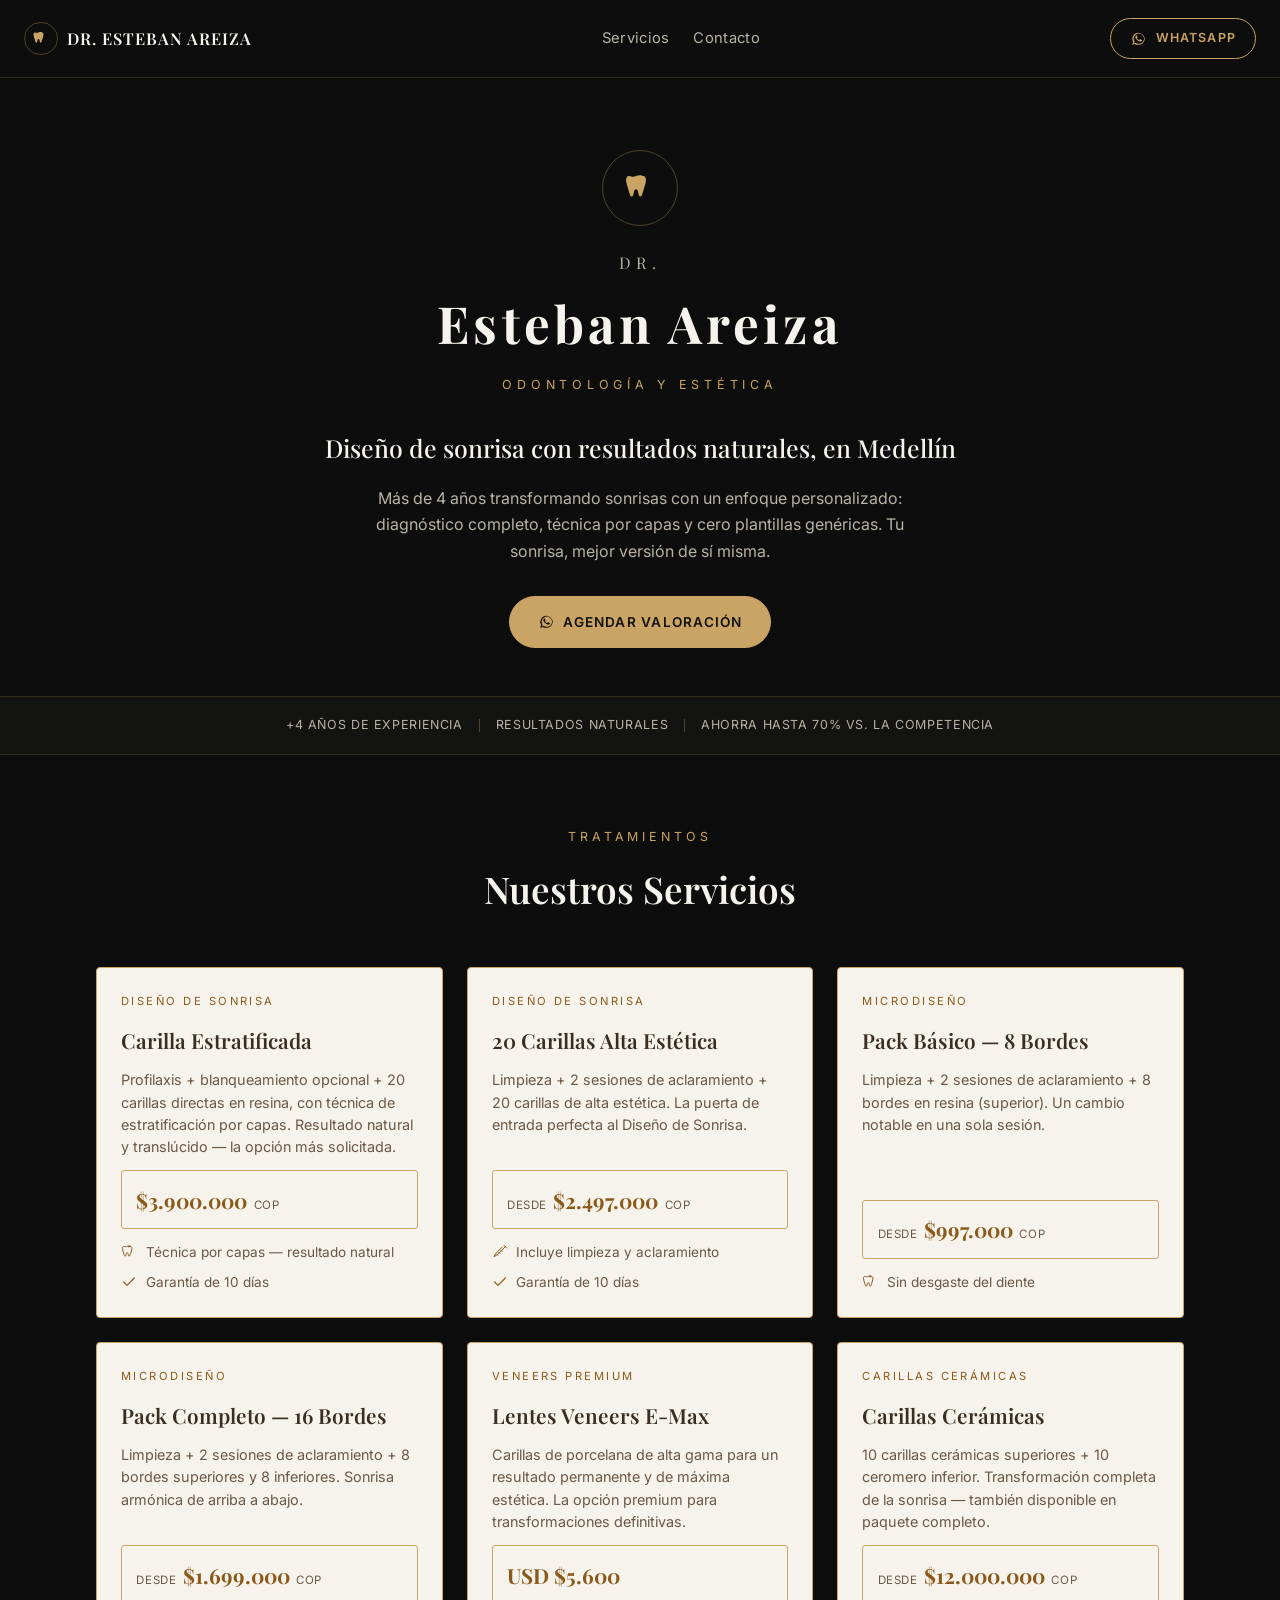
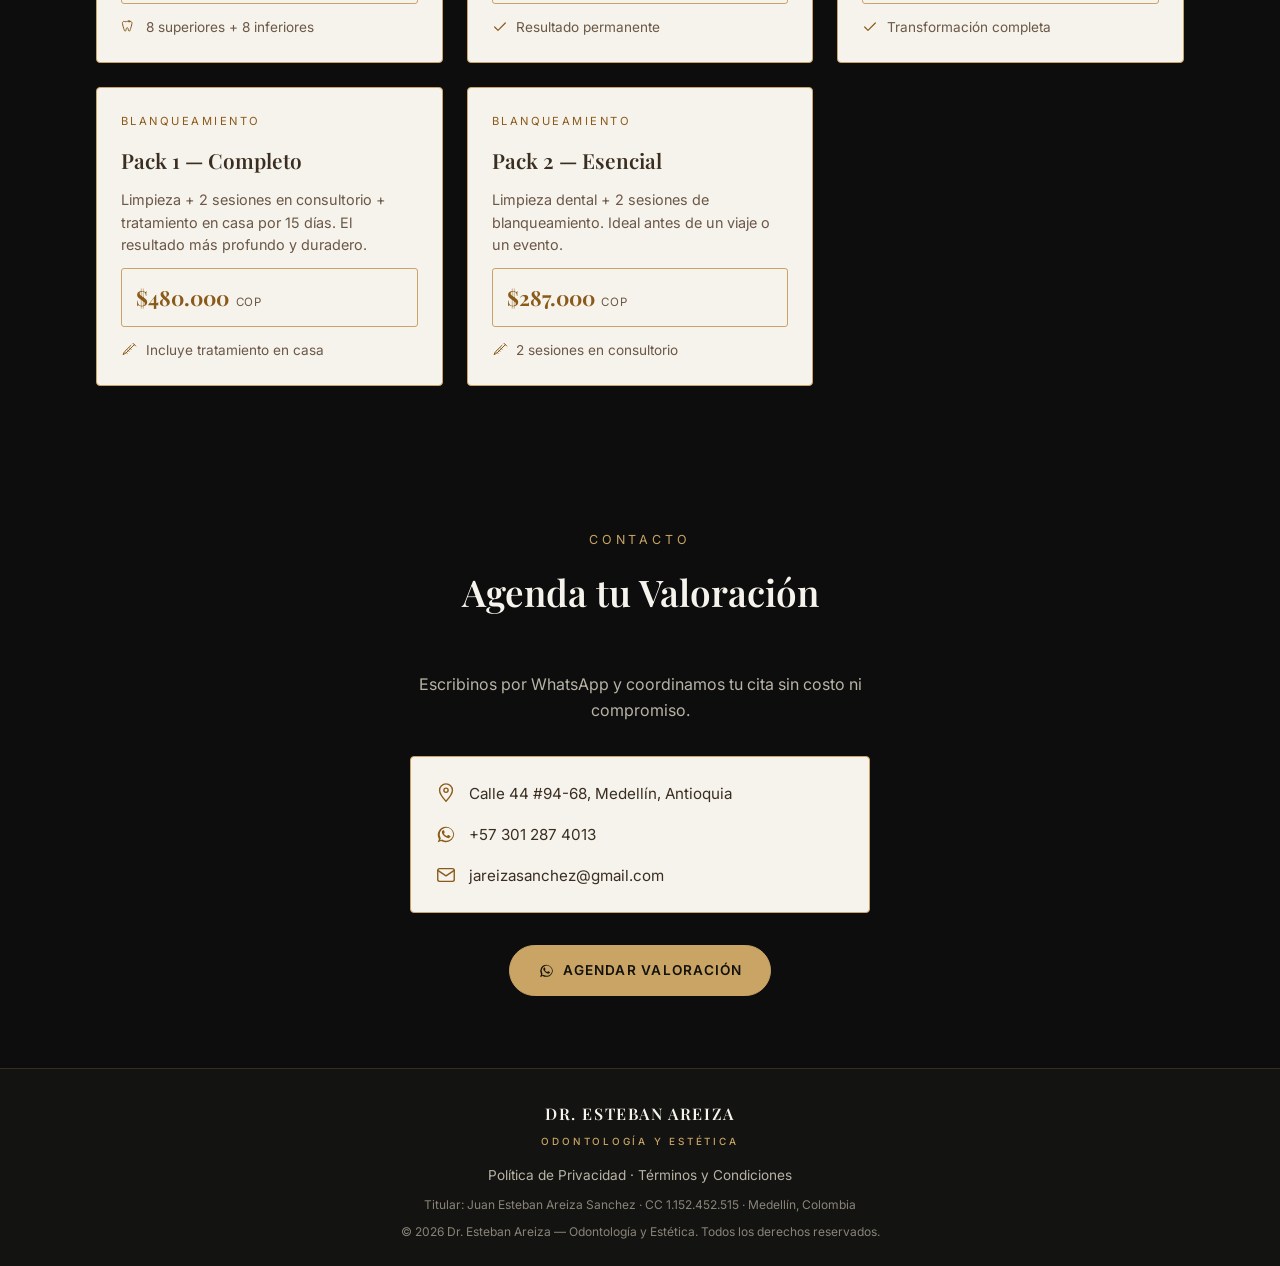
<file: index.html>
<!DOCTYPE html>
<html lang="es">
<head>
<meta charset="UTF-8">
<meta name="viewport" content="width=device-width, initial-scale=1.0">
<meta name="facebook-domain-verification" content="aabyg76bjh7bcjntl3nfi4bz6megf2" />
<title>Dr. Esteban Areiza | Odontología y Estética en Medellín</title>
<meta name="description" content="Diseño de sonrisa, microdiseño dental y carillas con el Dr. Esteban Areiza en Medellín. Resultados naturales. Agenda tu valoración por WhatsApp.">
<link rel="preconnect" href="https://fonts.googleapis.com">
<link rel="preconnect" href="https://fonts.gstatic.com" crossorigin>
<link href="https://fonts.googleapis.com/css2?family=Inter:wght@400;500;600;700&family=Playfair+Display:wght@500;600;700;800&display=swap" rel="stylesheet">
<link rel="stylesheet" href="style.css">
</head>
<body>

<header class="site-header">
  <a class="brand-mini" href="#top">
    <span class="brand-mini-mono" aria-hidden="true"><svg viewBox="0 0 24 24" fill="currentColor" aria-hidden="true"><path d="M12 3c-2.2 0-3.6 1.1-4.7 1.1C6 4.1 5 3.4 4 3.6c-1.3.3-2 1.7-1.8 3.4.3 2.6 1.3 5 2 7.4.5 1.7.9 3.8 2.1 3.8.9 0 1.1-1.4 1.4-2.7.3-1.2.6-2.5 1.6-2.5s1.3 1.3 1.6 2.5c.3 1.3.5 2.7 1.4 2.7 1.2 0 1.6-2.1 2.1-3.8.7-2.4 1.7-4.8 2-7.4.2-1.7-.5-3.1-1.8-3.4-1-.2-2 .5-3.3.5C15.6 4.1 14.2 3 12 3z"/></svg></span>
    <span class="brand-mini-text">DR. ESTEBAN AREIZA</span>
  </a>
  <nav>
    <a href="#servicios">Servicios</a>
    <a href="#contacto">Contacto</a>
  </nav>
  <a class="btn btn-ghost" href="https://wa.me/573012874013" target="_blank" rel="noopener">
    <svg viewBox="0 0 24 24" fill="currentColor" aria-hidden="true"><path d="M17.6 6.3A8.9 8.9 0 0 0 12 4a8.9 8.9 0 0 0-7.7 13.4L3 21l3.7-1.3A8.9 8.9 0 0 0 12 20.9 8.9 8.9 0 0 0 20.9 12a8.9 8.9 0 0 0-3.3-5.7zm-5.6 13a7.4 7.4 0 0 1-3.8-1l-.3-.2-2.3.8.8-2.2-.2-.3a7.4 7.4 0 1 1 13.7-4A7.4 7.4 0 0 1 12 19.3zm4-5.5c-.2-.1-1.3-.6-1.5-.7-.2-.1-.4-.1-.5.1l-.7.9c-.1.2-.3.2-.5.1a6 6 0 0 1-1.8-1.1 6.7 6.7 0 0 1-1.2-1.5c-.1-.2 0-.4.1-.5l.4-.4c.1-.1.2-.3.2-.4.1-.1 0-.3 0-.4l-.6-1.6c-.2-.4-.4-.4-.5-.4h-.5c-.2 0-.4.1-.6.3-.2.2-.8.8-.8 1.9s.8 2.2 1 2.4c.1.2 1.6 2.5 4 3.4.5.2 1 .4 1.3.5.5.2 1 .1 1.4-.1.4-.2 1.3-.5 1.5-1 .2-.5.2-.9.1-1z"/></svg>
    WhatsApp
  </a>
</header>

<section class="hero" id="top">
  <div class="monogram" aria-hidden="true"><svg viewBox="0 0 24 24" fill="currentColor" aria-hidden="true"><path d="M12 3c-2.2 0-3.6 1.1-4.7 1.1C6 4.1 5 3.4 4 3.6c-1.3.3-2 1.7-1.8 3.4.3 2.6 1.3 5 2 7.4.5 1.7.9 3.8 2.1 3.8.9 0 1.1-1.4 1.4-2.7.3-1.2.6-2.5 1.6-2.5s1.3 1.3 1.6 2.5c.3 1.3.5 2.7 1.4 2.7 1.2 0 1.6-2.1 2.1-3.8.7-2.4 1.7-4.8 2-7.4.2-1.7-.5-3.1-1.8-3.4-1-.2-2 .5-3.3.5C15.6 4.1 14.2 3 12 3z"/></svg></div>
  <p class="wordmark-pre">Dr.</p>
  <h1 class="wordmark">Esteban Areiza</h1>
  <p class="wordmark-sub">Odontología y Estética</p>
  <p class="hero-tagline">Diseño de sonrisa con resultados naturales, en Medellín</p>
  <p class="hero-desc">Más de 4 años transformando sonrisas con un enfoque personalizado: diagnóstico completo, técnica por capas y cero plantillas genéricas. Tu sonrisa, mejor versión de sí misma.</p>
  <a class="btn btn-primary" href="https://wa.me/573012874013" target="_blank" rel="noopener">
    <svg viewBox="0 0 24 24" fill="currentColor" aria-hidden="true"><path d="M17.6 6.3A8.9 8.9 0 0 0 12 4a8.9 8.9 0 0 0-7.7 13.4L3 21l3.7-1.3A8.9 8.9 0 0 0 12 20.9 8.9 8.9 0 0 0 20.9 12a8.9 8.9 0 0 0-3.3-5.7zm-5.6 13a7.4 7.4 0 0 1-3.8-1l-.3-.2-2.3.8.8-2.2-.2-.3a7.4 7.4 0 1 1 13.7-4A7.4 7.4 0 0 1 12 19.3zm4-5.5c-.2-.1-1.3-.6-1.5-.7-.2-.1-.4-.1-.5.1l-.7.9c-.1.2-.3.2-.5.1a6 6 0 0 1-1.8-1.1 6.7 6.7 0 0 1-1.2-1.5c-.1-.2 0-.4.1-.5l.4-.4c.1-.1.2-.3.2-.4.1-.1 0-.3 0-.4l-.6-1.6c-.2-.4-.4-.4-.5-.4h-.5c-.2 0-.4.1-.6.3-.2.2-.8.8-.8 1.9s.8 2.2 1 2.4c.1.2 1.6 2.5 4 3.4.5.2 1 .4 1.3.5.5.2 1 .1 1.4-.1.4-.2 1.3-.5 1.5-1 .2-.5.2-.9.1-1z"/></svg>
    Agendar Valoración
  </a>
</section>

<div class="strip">
  <span class="strip-item">+4 años de experiencia</span>
  <span class="strip-divider" aria-hidden="true"></span>
  <span class="strip-item">Resultados naturales</span>
  <span class="strip-divider" aria-hidden="true"></span>
  <span class="strip-item">Ahorra hasta 70% vs. la competencia</span>
</div>

<section class="servicios" id="servicios">
  <p class="section-kicker">Tratamientos</p>
  <h2 class="section-title">Nuestros Servicios</h2>

  <div class="cards-grid">

    <div class="card">
      <span class="card-kicker">Diseño de Sonrisa</span>
      <h3 class="card-title">Carilla Estratificada</h3>
      <p class="card-desc">Profilaxis + blanqueamiento opcional + 20 carillas directas en resina, con técnica de estratificación por capas. Resultado natural y translúcido — la opción más solicitada.</p>
      <div class="card-price">
        <span class="price-amount">$3.900.000</span>
        <span class="price-currency">COP</span>
      </div>
      <ul class="card-features">
        <li><svg class="icon" viewBox="0 0 24 24" fill="none" stroke="currentColor" stroke-width="1.5" stroke-linecap="round" stroke-linejoin="round" aria-hidden="true"><path d="M12 3c-2.2 0-3.6 1.1-4.7 1.1C6 4.1 5 3.4 4 3.6c-1.3.3-2 1.7-1.8 3.4.3 2.6 1.3 5 2 7.4.5 1.7.9 3.8 2.1 3.8.9 0 1.1-1.4 1.4-2.7.3-1.2.6-2.5 1.6-2.5s1.3 1.3 1.6 2.5c.3 1.3.5 2.7 1.4 2.7 1.2 0 1.6-2.1 2.1-3.8.7-2.4 1.7-4.8 2-7.4.2-1.7-.5-3.1-1.8-3.4-1-.2-2 .5-3.3.5C15.6 4.1 14.2 3 12 3z"/></svg>Técnica por capas — resultado natural</li>
        <li><svg class="icon" viewBox="0 0 24 24" fill="none" stroke="currentColor" stroke-width="1.8" stroke-linecap="round" stroke-linejoin="round" aria-hidden="true"><polyline points="20 6 9 17 4 12"/></svg>Garantía de 10 días</li>
      </ul>
    </div>

    <div class="card">
      <span class="card-kicker">Diseño de Sonrisa</span>
      <h3 class="card-title">20 Carillas Alta Estética</h3>
      <p class="card-desc">Limpieza + 2 sesiones de aclaramiento + 20 carillas de alta estética. La puerta de entrada perfecta al Diseño de Sonrisa.</p>
      <div class="card-price">
        <span class="price-prefix">desde</span>
        <span class="price-amount">$2.497.000</span>
        <span class="price-currency">COP</span>
      </div>
      <ul class="card-features">
        <li><svg class="icon" viewBox="0 0 24 24" fill="none" stroke="currentColor" stroke-width="1.5" stroke-linecap="round" stroke-linejoin="round" aria-hidden="true"><line x1="18" y1="2" x2="22" y2="6"/><line x1="17" y1="7" x2="20" y2="4"/><path d="M17 7l-9.5 9.5a2 2 0 0 1-.5.4l-4 2 2-4a2 2 0 0 1 .4-.5L15 5"/><line x1="13" y1="9" x2="15" y2="11"/><line x1="10" y1="12" x2="12" y2="14"/><line x1="7" y1="15" x2="9" y2="17"/></svg>Incluye limpieza y aclaramiento</li>
        <li><svg class="icon" viewBox="0 0 24 24" fill="none" stroke="currentColor" stroke-width="1.8" stroke-linecap="round" stroke-linejoin="round" aria-hidden="true"><polyline points="20 6 9 17 4 12"/></svg>Garantía de 10 días</li>
      </ul>
    </div>

    <div class="card">
      <span class="card-kicker">Microdiseño</span>
      <h3 class="card-title">Pack Básico — 8 Bordes</h3>
      <p class="card-desc">Limpieza + 2 sesiones de aclaramiento + 8 bordes en resina (superior). Un cambio notable en una sola sesión.</p>
      <div class="card-price">
        <span class="price-prefix">desde</span>
        <span class="price-amount">$997.000</span>
        <span class="price-currency">COP</span>
      </div>
      <ul class="card-features">
        <li><svg class="icon" viewBox="0 0 24 24" fill="none" stroke="currentColor" stroke-width="1.5" stroke-linecap="round" stroke-linejoin="round" aria-hidden="true"><path d="M12 3c-2.2 0-3.6 1.1-4.7 1.1C6 4.1 5 3.4 4 3.6c-1.3.3-2 1.7-1.8 3.4.3 2.6 1.3 5 2 7.4.5 1.7.9 3.8 2.1 3.8.9 0 1.1-1.4 1.4-2.7.3-1.2.6-2.5 1.6-2.5s1.3 1.3 1.6 2.5c.3 1.3.5 2.7 1.4 2.7 1.2 0 1.6-2.1 2.1-3.8.7-2.4 1.7-4.8 2-7.4.2-1.7-.5-3.1-1.8-3.4-1-.2-2 .5-3.3.5C15.6 4.1 14.2 3 12 3z"/></svg>Sin desgaste del diente</li>
      </ul>
    </div>

    <div class="card">
      <span class="card-kicker">Microdiseño</span>
      <h3 class="card-title">Pack Completo — 16 Bordes</h3>
      <p class="card-desc">Limpieza + 2 sesiones de aclaramiento + 8 bordes superiores y 8 inferiores. Sonrisa armónica de arriba a abajo.</p>
      <div class="card-price">
        <span class="price-prefix">desde</span>
        <span class="price-amount">$1.699.000</span>
        <span class="price-currency">COP</span>
      </div>
      <ul class="card-features">
        <li><svg class="icon" viewBox="0 0 24 24" fill="none" stroke="currentColor" stroke-width="1.5" stroke-linecap="round" stroke-linejoin="round" aria-hidden="true"><path d="M12 3c-2.2 0-3.6 1.1-4.7 1.1C6 4.1 5 3.4 4 3.6c-1.3.3-2 1.7-1.8 3.4.3 2.6 1.3 5 2 7.4.5 1.7.9 3.8 2.1 3.8.9 0 1.1-1.4 1.4-2.7.3-1.2.6-2.5 1.6-2.5s1.3 1.3 1.6 2.5c.3 1.3.5 2.7 1.4 2.7 1.2 0 1.6-2.1 2.1-3.8.7-2.4 1.7-4.8 2-7.4.2-1.7-.5-3.1-1.8-3.4-1-.2-2 .5-3.3.5C15.6 4.1 14.2 3 12 3z"/></svg>8 superiores + 8 inferiores</li>
      </ul>
    </div>

    <div class="card">
      <span class="card-kicker">Veneers Premium</span>
      <h3 class="card-title">Lentes Veneers E-Max</h3>
      <p class="card-desc">Carillas de porcelana de alta gama para un resultado permanente y de máxima estética. La opción premium para transformaciones definitivas.</p>
      <div class="card-price">
        <span class="price-amount">USD $5.600</span>
      </div>
      <ul class="card-features">
        <li><svg class="icon" viewBox="0 0 24 24" fill="none" stroke="currentColor" stroke-width="1.8" stroke-linecap="round" stroke-linejoin="round" aria-hidden="true"><polyline points="20 6 9 17 4 12"/></svg>Resultado permanente</li>
      </ul>
    </div>

    <div class="card">
      <span class="card-kicker">Carillas Cerámicas</span>
      <h3 class="card-title">Carillas Cerámicas</h3>
      <p class="card-desc">10 carillas cerámicas superiores + 10 ceromero inferior. Transformación completa de la sonrisa — también disponible en paquete completo.</p>
      <div class="card-price">
        <span class="price-prefix">desde</span>
        <span class="price-amount">$12.000.000</span>
        <span class="price-currency">COP</span>
      </div>
      <ul class="card-features">
        <li><svg class="icon" viewBox="0 0 24 24" fill="none" stroke="currentColor" stroke-width="1.8" stroke-linecap="round" stroke-linejoin="round" aria-hidden="true"><polyline points="20 6 9 17 4 12"/></svg>Transformación completa</li>
      </ul>
    </div>

    <div class="card">
      <span class="card-kicker">Blanqueamiento</span>
      <h3 class="card-title">Pack 1 — Completo</h3>
      <p class="card-desc">Limpieza + 2 sesiones en consultorio + tratamiento en casa por 15 días. El resultado más profundo y duradero.</p>
      <div class="card-price">
        <span class="price-amount">$480.000</span>
        <span class="price-currency">COP</span>
      </div>
      <ul class="card-features">
        <li><svg class="icon" viewBox="0 0 24 24" fill="none" stroke="currentColor" stroke-width="1.5" stroke-linecap="round" stroke-linejoin="round" aria-hidden="true"><line x1="18" y1="2" x2="22" y2="6"/><line x1="17" y1="7" x2="20" y2="4"/><path d="M17 7l-9.5 9.5a2 2 0 0 1-.5.4l-4 2 2-4a2 2 0 0 1 .4-.5L15 5"/><line x1="13" y1="9" x2="15" y2="11"/><line x1="10" y1="12" x2="12" y2="14"/><line x1="7" y1="15" x2="9" y2="17"/></svg>Incluye tratamiento en casa</li>
      </ul>
    </div>

    <div class="card">
      <span class="card-kicker">Blanqueamiento</span>
      <h3 class="card-title">Pack 2 — Esencial</h3>
      <p class="card-desc">Limpieza dental + 2 sesiones de blanqueamiento. Ideal antes de un viaje o un evento.</p>
      <div class="card-price">
        <span class="price-amount">$287.000</span>
        <span class="price-currency">COP</span>
      </div>
      <ul class="card-features">
        <li><svg class="icon" viewBox="0 0 24 24" fill="none" stroke="currentColor" stroke-width="1.5" stroke-linecap="round" stroke-linejoin="round" aria-hidden="true"><line x1="18" y1="2" x2="22" y2="6"/><line x1="17" y1="7" x2="20" y2="4"/><path d="M17 7l-9.5 9.5a2 2 0 0 1-.5.4l-4 2 2-4a2 2 0 0 1 .4-.5L15 5"/><line x1="13" y1="9" x2="15" y2="11"/><line x1="10" y1="12" x2="12" y2="14"/><line x1="7" y1="15" x2="9" y2="17"/></svg>2 sesiones en consultorio</li>
      </ul>
    </div>

  </div>
</section>

<section id="contacto" class="contacto">
  <p class="section-kicker">Contacto</p>
  <h2 class="section-title">Agenda tu Valoración</h2>
  <p class="contacto-desc">Escribinos por WhatsApp y coordinamos tu cita sin costo ni compromiso.</p>

  <div class="contacto-card">
    <div class="contacto-row">
      <svg class="icon" viewBox="0 0 24 24" fill="none" stroke="currentColor" stroke-width="1.5" stroke-linecap="round" stroke-linejoin="round" aria-hidden="true"><path d="M12 21s7-7.4 7-12a7 7 0 1 0-14 0c0 4.6 7 12 7 12z"/><circle cx="12" cy="9" r="2.3"/></svg>
      <span>Calle 44 #94-68, Medellín, Antioquia</span>
    </div>
    <div class="contacto-row">
      <svg class="icon" viewBox="0 0 24 24" fill="currentColor" aria-hidden="true"><path d="M17.6 6.3A8.9 8.9 0 0 0 12 4a8.9 8.9 0 0 0-7.7 13.4L3 21l3.7-1.3A8.9 8.9 0 0 0 12 20.9 8.9 8.9 0 0 0 20.9 12a8.9 8.9 0 0 0-3.3-5.7zm-5.6 13a7.4 7.4 0 0 1-3.8-1l-.3-.2-2.3.8.8-2.2-.2-.3a7.4 7.4 0 1 1 13.7-4A7.4 7.4 0 0 1 12 19.3zm4-5.5c-.2-.1-1.3-.6-1.5-.7-.2-.1-.4-.1-.5.1l-.7.9c-.1.2-.3.2-.5.1a6 6 0 0 1-1.8-1.1 6.7 6.7 0 0 1-1.2-1.5c-.1-.2 0-.4.1-.5l.4-.4c.1-.1.2-.3.2-.4.1-.1 0-.3 0-.4l-.6-1.6c-.2-.4-.4-.4-.5-.4h-.5c-.2 0-.4.1-.6.3-.2.2-.8.8-.8 1.9s.8 2.2 1 2.4c.1.2 1.6 2.5 4 3.4.5.2 1 .4 1.3.5.5.2 1 .1 1.4-.1.4-.2 1.3-.5 1.5-1 .2-.5.2-.9.1-1z"/></svg>
      <a href="tel:+573012874013">+57 301 287 4013</a>
    </div>
    <div class="contacto-row">
      <svg class="icon" viewBox="0 0 24 24" fill="none" stroke="currentColor" stroke-width="1.5" stroke-linecap="round" stroke-linejoin="round" aria-hidden="true"><rect x="3" y="5" width="18" height="14" rx="2"/><path d="M3 7l9 6 9-6"/></svg>
      <a href="mailto:jareizasanchez@gmail.com">jareizasanchez@gmail.com</a>
    </div>
  </div>

  <a class="btn btn-primary" href="https://wa.me/573012874013" target="_blank" rel="noopener">
    <svg viewBox="0 0 24 24" fill="currentColor" aria-hidden="true"><path d="M17.6 6.3A8.9 8.9 0 0 0 12 4a8.9 8.9 0 0 0-7.7 13.4L3 21l3.7-1.3A8.9 8.9 0 0 0 12 20.9 8.9 8.9 0 0 0 20.9 12a8.9 8.9 0 0 0-3.3-5.7zm-5.6 13a7.4 7.4 0 0 1-3.8-1l-.3-.2-2.3.8.8-2.2-.2-.3a7.4 7.4 0 1 1 13.7-4A7.4 7.4 0 0 1 12 19.3zm4-5.5c-.2-.1-1.3-.6-1.5-.7-.2-.1-.4-.1-.5.1l-.7.9c-.1.2-.3.2-.5.1a6 6 0 0 1-1.8-1.1 6.7 6.7 0 0 1-1.2-1.5c-.1-.2 0-.4.1-.5l.4-.4c.1-.1.2-.3.2-.4.1-.1 0-.3 0-.4l-.6-1.6c-.2-.4-.4-.4-.5-.4h-.5c-.2 0-.4.1-.6.3-.2.2-.8.8-.8 1.9s.8 2.2 1 2.4c.1.2 1.6 2.5 4 3.4.5.2 1 .4 1.3.5.5.2 1 .1 1.4-.1.4-.2 1.3-.5 1.5-1 .2-.5.2-.9.1-1z"/></svg>
    Agendar Valoración
  </a>
</section>

<footer>
  <div class="footer-brand">DR. ESTEBAN AREIZA<span>Odontología y Estética</span></div>
  <p><a href="privacidad.html">Política de Privacidad</a> · <a href="terminos.html">Términos y Condiciones</a></p>
  <p class="legal">Titular: Juan Esteban Areiza Sanchez · CC 1.152.452.515 · Medellín, Colombia</p>
  <p class="legal">&copy; 2026 Dr. Esteban Areiza — Odontología y Estética. Todos los derechos reservados.</p>
</footer>

</body>
</html>
</file>
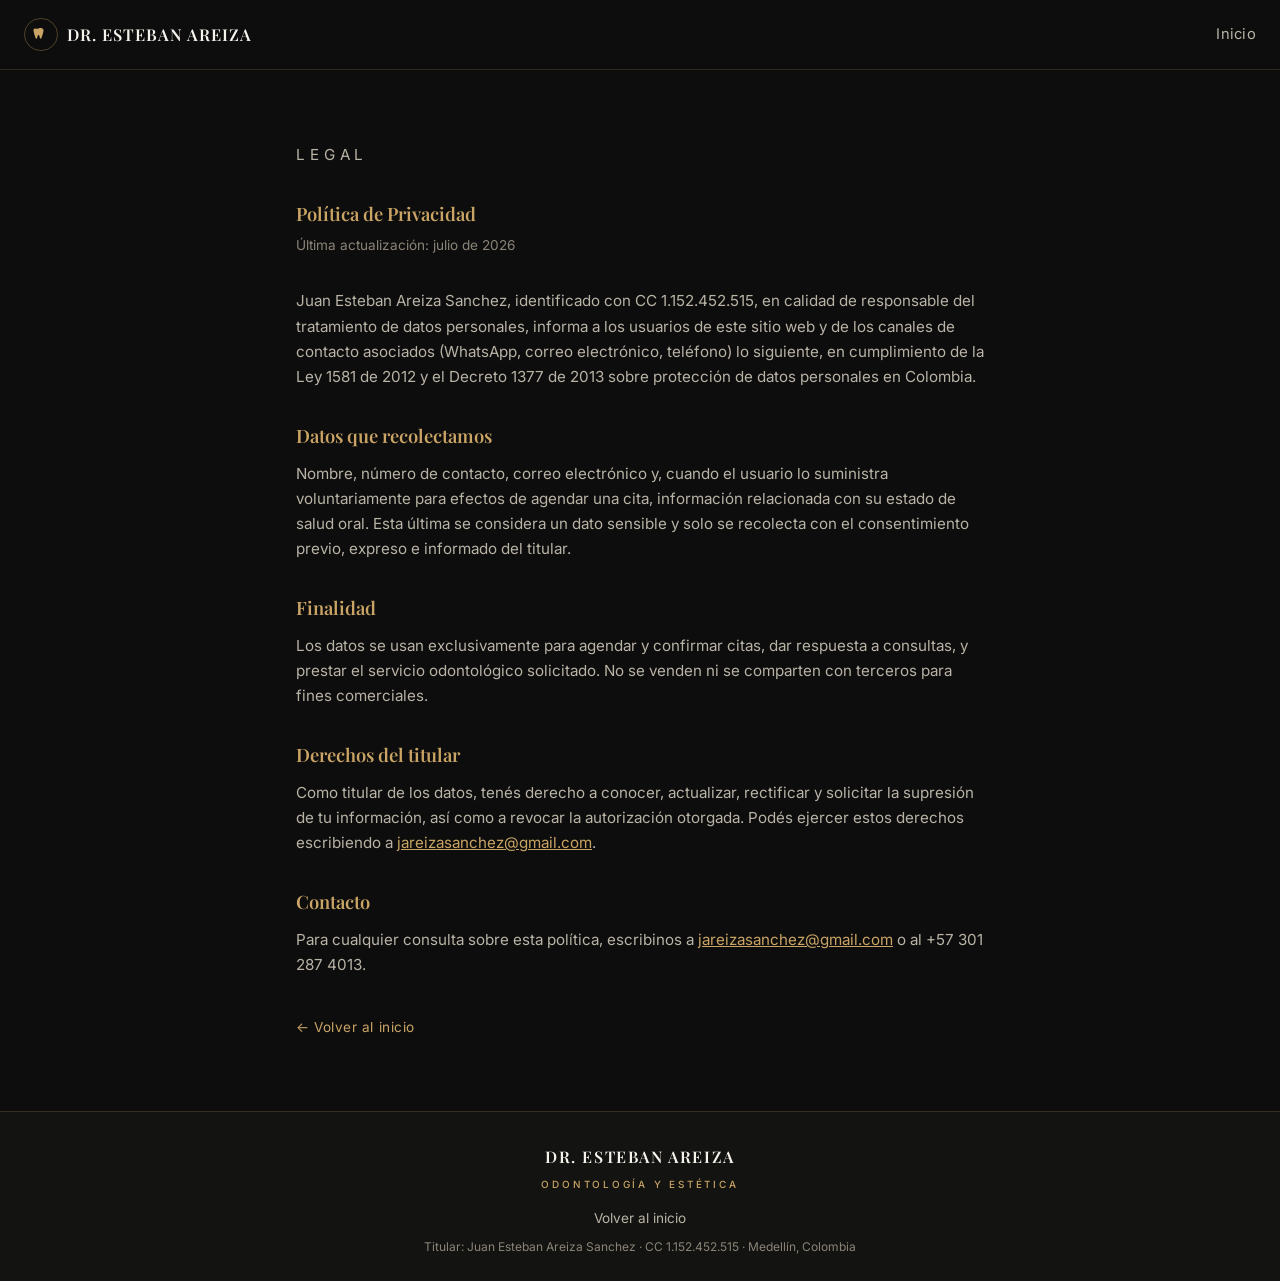
<file: privacidad.html>
<!DOCTYPE html>
<html lang="es">
<head>
<meta charset="UTF-8">
<meta name="viewport" content="width=device-width, initial-scale=1.0">
<title>Política de Privacidad | Dr. Esteban Areiza — Odontología y Estética</title>
<link rel="preconnect" href="https://fonts.googleapis.com">
<link rel="preconnect" href="https://fonts.gstatic.com" crossorigin>
<link href="https://fonts.googleapis.com/css2?family=Inter:wght@400;500;600;700&family=Playfair+Display:wght@500;600;700;800&display=swap" rel="stylesheet">
<link rel="stylesheet" href="style.css">
</head>
<body>

<header class="site-header">
  <a class="brand-mini" href="index.html">
    <span class="brand-mini-mono" aria-hidden="true"><svg viewBox="0 0 24 24" fill="currentColor" aria-hidden="true"><path d="M12 3c-2.2 0-3.6 1.1-4.7 1.1C6 4.1 5 3.4 4 3.6c-1.3.3-2 1.7-1.8 3.4.3 2.6 1.3 5 2 7.4.5 1.7.9 3.8 2.1 3.8.9 0 1.1-1.4 1.4-2.7.3-1.2.6-2.5 1.6-2.5s1.3 1.3 1.6 2.5c.3 1.3.5 2.7 1.4 2.7 1.2 0 1.6-2.1 2.1-3.8.7-2.4 1.7-4.8 2-7.4.2-1.7-.5-3.1-1.8-3.4-1-.2-2 .5-3.3.5C15.6 4.1 14.2 3 12 3z"/></svg></span>
    <span class="brand-mini-text">DR. ESTEBAN AREIZA</span>
  </a>
  <nav>
    <a href="index.html">Inicio</a>
  </nav>
</header>

<section class="legal-page">
  <p class="section-kicker">Legal</p>
  <h2 class="section-title">Política de Privacidad</h2>
  <p class="updated">Última actualización: julio de 2026</p>

  <p>Juan Esteban Areiza Sanchez, identificado con CC 1.152.452.515, en calidad de responsable del tratamiento de datos personales, informa a los usuarios de este sitio web y de los canales de contacto asociados (WhatsApp, correo electrónico, teléfono) lo siguiente, en cumplimiento de la Ley 1581 de 2012 y el Decreto 1377 de 2013 sobre protección de datos personales en Colombia.</p>

  <h2>Datos que recolectamos</h2>
  <p>Nombre, número de contacto, correo electrónico y, cuando el usuario lo suministra voluntariamente para efectos de agendar una cita, información relacionada con su estado de salud oral. Esta última se considera un dato sensible y solo se recolecta con el consentimiento previo, expreso e informado del titular.</p>

  <h2>Finalidad</h2>
  <p>Los datos se usan exclusivamente para agendar y confirmar citas, dar respuesta a consultas, y prestar el servicio odontológico solicitado. No se venden ni se comparten con terceros para fines comerciales.</p>

  <h2>Derechos del titular</h2>
  <p>Como titular de los datos, tenés derecho a conocer, actualizar, rectificar y solicitar la supresión de tu información, así como a revocar la autorización otorgada. Podés ejercer estos derechos escribiendo a <a href="mailto:jareizasanchez@gmail.com">jareizasanchez@gmail.com</a>.</p>

  <h2>Contacto</h2>
  <p>Para cualquier consulta sobre esta política, escribinos a <a href="mailto:jareizasanchez@gmail.com">jareizasanchez@gmail.com</a> o al +57 301 287 4013.</p>

  <a class="back-link" href="index.html">← Volver al inicio</a>
</section>

<footer>
  <div class="footer-brand">DR. ESTEBAN AREIZA<span>Odontología y Estética</span></div>
  <p><a href="index.html">Volver al inicio</a></p>
  <p class="legal">Titular: Juan Esteban Areiza Sanchez · CC 1.152.452.515 · Medellín, Colombia</p>
</footer>

</body>
</html>
</file>
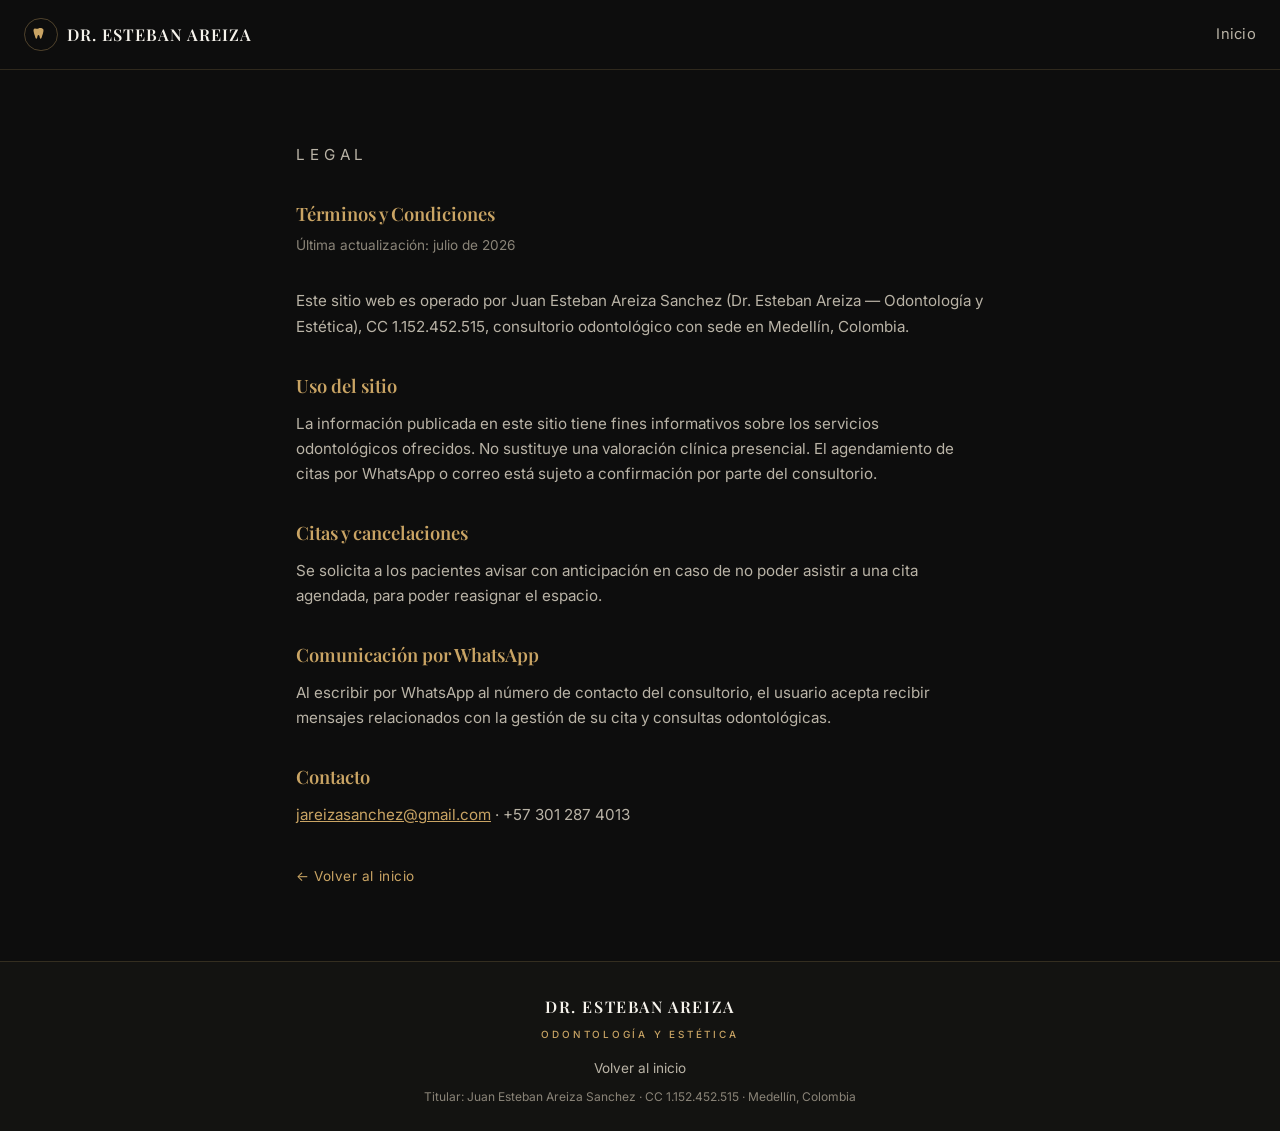
<file: terminos.html>
<!DOCTYPE html>
<html lang="es">
<head>
<meta charset="UTF-8">
<meta name="viewport" content="width=device-width, initial-scale=1.0">
<title>Términos y Condiciones | Dr. Esteban Areiza — Odontología y Estética</title>
<link rel="preconnect" href="https://fonts.googleapis.com">
<link rel="preconnect" href="https://fonts.gstatic.com" crossorigin>
<link href="https://fonts.googleapis.com/css2?family=Inter:wght@400;500;600;700&family=Playfair+Display:wght@500;600;700;800&display=swap" rel="stylesheet">
<link rel="stylesheet" href="style.css">
</head>
<body>

<header class="site-header">
  <a class="brand-mini" href="index.html">
    <span class="brand-mini-mono" aria-hidden="true"><svg viewBox="0 0 24 24" fill="currentColor" aria-hidden="true"><path d="M12 3c-2.2 0-3.6 1.1-4.7 1.1C6 4.1 5 3.4 4 3.6c-1.3.3-2 1.7-1.8 3.4.3 2.6 1.3 5 2 7.4.5 1.7.9 3.8 2.1 3.8.9 0 1.1-1.4 1.4-2.7.3-1.2.6-2.5 1.6-2.5s1.3 1.3 1.6 2.5c.3 1.3.5 2.7 1.4 2.7 1.2 0 1.6-2.1 2.1-3.8.7-2.4 1.7-4.8 2-7.4.2-1.7-.5-3.1-1.8-3.4-1-.2-2 .5-3.3.5C15.6 4.1 14.2 3 12 3z"/></svg></span>
    <span class="brand-mini-text">DR. ESTEBAN AREIZA</span>
  </a>
  <nav>
    <a href="index.html">Inicio</a>
  </nav>
</header>

<section class="legal-page">
  <p class="section-kicker">Legal</p>
  <h2 class="section-title">Términos y Condiciones</h2>
  <p class="updated">Última actualización: julio de 2026</p>

  <p>Este sitio web es operado por Juan Esteban Areiza Sanchez (Dr. Esteban Areiza — Odontología y Estética), CC 1.152.452.515, consultorio odontológico con sede en Medellín, Colombia.</p>

  <h2>Uso del sitio</h2>
  <p>La información publicada en este sitio tiene fines informativos sobre los servicios odontológicos ofrecidos. No sustituye una valoración clínica presencial. El agendamiento de citas por WhatsApp o correo está sujeto a confirmación por parte del consultorio.</p>

  <h2>Citas y cancelaciones</h2>
  <p>Se solicita a los pacientes avisar con anticipación en caso de no poder asistir a una cita agendada, para poder reasignar el espacio.</p>

  <h2>Comunicación por WhatsApp</h2>
  <p>Al escribir por WhatsApp al número de contacto del consultorio, el usuario acepta recibir mensajes relacionados con la gestión de su cita y consultas odontológicas.</p>

  <h2>Contacto</h2>
  <p><a href="mailto:jareizasanchez@gmail.com">jareizasanchez@gmail.com</a> · +57 301 287 4013</p>

  <a class="back-link" href="index.html">← Volver al inicio</a>
</section>

<footer>
  <div class="footer-brand">DR. ESTEBAN AREIZA<span>Odontología y Estética</span></div>
  <p><a href="index.html">Volver al inicio</a></p>
  <p class="legal">Titular: Juan Esteban Areiza Sanchez · CC 1.152.452.515 · Medellín, Colombia</p>
</footer>

</body>
</html>
</file>
<file: style.css>
/* ============================================================
   Dr. Esteban Areiza — Odontología y Estética
   Design tokens: negro elegante + dorado champagne
   ============================================================ */

:root {
  /* Color */
  --bg: #0d0d0d;
  --bg-alt: #131311;
  --bg-card: var(--white);
  --gold: #c9a464;
  --gold-deep: #8a5a1a;
  --gold-soft: rgba(201, 164, 100, 0.35);
  --gold-faint: rgba(201, 164, 100, 0.12);
  --white: #f6f3ec;
  --muted: #b9b3a6;
  --muted-dim: #8a8478;
  --brown-dark: #3a2e22;
  --brown-muted: #6b5847;
  --whatsapp: #25d366;

  /* Type */
  --font-serif: "Playfair Display", "Georgia", serif;
  --font-sans: "Inter", -apple-system, "Segoe UI", Roboto, sans-serif;

  /* Spacing */
  --space-1: 0.5rem;
  --space-2: 1rem;
  --space-3: 1.5rem;
  --space-4: 2rem;
  --space-5: 3rem;
  --space-6: 4.5rem;

  /* Motion */
  --transition: 220ms ease;
}

* { box-sizing: border-box; margin: 0; padding: 0; }

html { scroll-behavior: smooth; }

@media (prefers-reduced-motion: reduce) {
  html { scroll-behavior: auto; }
  * { transition: none !important; animation: none !important; }
}

body {
  background: var(--bg);
  color: var(--white);
  font-family: var(--font-sans);
  line-height: 1.65;
  -webkit-font-smoothing: antialiased;
}

a { color: inherit; }

img, svg { display: block; max-width: 100%; }

.icon { flex-shrink: 0; color: var(--gold); }

/* ---------- Header ---------- */

.site-header {
  display: flex;
  align-items: center;
  justify-content: space-between;
  gap: var(--space-2);
  padding: 1.1rem 1.5rem;
  border-bottom: 1px solid rgba(201, 164, 100, 0.18);
  flex-wrap: wrap;
}

.brand-mini {
  display: flex;
  align-items: center;
  gap: 0.6rem;
  text-decoration: none;
}

.brand-mini-mono {
  border: 1px solid var(--gold-soft);
  width: 2.1rem;
  height: 2.1rem;
  border-radius: 50%;
  display: flex;
  align-items: center;
  justify-content: center;
}

.brand-mini-mono svg { width: 1.05rem; height: 1.05rem; color: var(--gold); }

.brand-mini-text {
  font-family: var(--font-serif);
  font-weight: 600;
  font-size: 1.02rem;
  letter-spacing: 0.06em;
  color: var(--white);
}

.site-header nav {
  display: flex;
  gap: var(--space-3);
}

.site-header nav a {
  text-decoration: none;
  color: var(--muted);
  font-size: 0.92rem;
  letter-spacing: 0.02em;
  transition: color var(--transition);
}

.site-header nav a:hover,
.site-header nav a:focus-visible { color: var(--gold); }

/* ---------- Buttons ---------- */

.btn {
  display: inline-flex;
  align-items: center;
  gap: 0.55rem;
  border-radius: 999px;
  padding: 0.85rem 1.7rem;
  font-family: var(--font-sans);
  font-weight: 600;
  font-size: 0.85rem;
  letter-spacing: 0.09em;
  text-transform: uppercase;
  text-decoration: none;
  cursor: pointer;
  border: 1px solid var(--gold);
  transition: transform var(--transition), background var(--transition), box-shadow var(--transition);
}

.btn:focus-visible {
  outline: 2px solid var(--gold);
  outline-offset: 3px;
}

.btn-primary {
  background: var(--gold);
  color: #14120d;
}

.btn-primary:hover {
  transform: translateY(-1px);
  box-shadow: 0 8px 24px -8px rgba(201, 164, 100, 0.55);
}

.btn-ghost {
  background: transparent;
  color: var(--gold);
  padding: 0.6rem 1.2rem;
  font-size: 0.78rem;
}

.btn-ghost:hover { background: var(--gold-faint); }

.btn svg { width: 17px; height: 17px; }

/* ---------- Hero ---------- */

.hero {
  text-align: center;
  padding: var(--space-6) var(--space-2) var(--space-5);
  max-width: 760px;
  margin: 0 auto;
}

.monogram {
  width: 4.75rem;
  height: 4.75rem;
  border: 1px solid var(--gold-soft);
  border-radius: 50%;
  margin: 0 auto var(--space-3);
  display: flex;
  align-items: center;
  justify-content: center;
}

.monogram svg { width: 2.1rem; height: 2.1rem; color: var(--gold); }

.wordmark-pre {
  font-family: var(--font-serif);
  font-size: 1rem;
  letter-spacing: 0.35em;
  text-transform: uppercase;
  color: var(--muted);
  margin-bottom: 0.3rem;
}

.wordmark {
  font-family: var(--font-serif);
  font-weight: 700;
  font-size: clamp(2.1rem, 6vw, 3.2rem);
  letter-spacing: 0.08em;
  color: var(--white);
}

.wordmark-sub {
  font-size: 0.78rem;
  letter-spacing: 0.38em;
  text-transform: uppercase;
  color: var(--gold);
  margin-top: 0.6rem;
}

.hero-tagline {
  font-family: var(--font-serif);
  font-size: clamp(1.2rem, 3vw, 1.55rem);
  font-weight: 500;
  color: var(--white);
  margin-top: var(--space-4);
}

.hero-desc {
  color: var(--muted);
  font-size: 1rem;
  max-width: 540px;
  margin: var(--space-2) auto var(--space-4);
}

/* ---------- Strip (diferenciadores) ---------- */

.strip {
  display: flex;
  align-items: center;
  justify-content: center;
  flex-wrap: wrap;
  gap: var(--space-2);
  border-top: 1px solid rgba(201, 164, 100, 0.18);
  border-bottom: 1px solid rgba(201, 164, 100, 0.18);
  padding: 1.15rem 1.5rem;
  background: var(--bg-alt);
}

.strip-item {
  font-size: 0.78rem;
  letter-spacing: 0.05em;
  text-transform: uppercase;
  color: var(--muted);
  white-space: nowrap;
}

.strip-divider {
  width: 1px;
  height: 0.8rem;
  background: var(--gold-soft);
}

@media (max-width: 640px) {
  .strip-divider { display: none; }
}

/* ---------- Sections ---------- */

section { padding: var(--space-6) var(--space-2); max-width: 1120px; margin: 0 auto; }

.section-kicker {
  text-align: center;
  font-size: 0.78rem;
  letter-spacing: 0.32em;
  text-transform: uppercase;
  color: var(--gold);
  margin-bottom: 0.7rem;
}

.section-title {
  text-align: center;
  font-family: var(--font-serif);
  font-weight: 600;
  font-size: clamp(1.7rem, 4vw, 2.3rem);
  color: var(--white);
  margin-bottom: var(--space-5);
}

/* ---------- Service cards ---------- */

.cards-grid {
  display: grid;
  grid-template-columns: repeat(auto-fit, minmax(260px, 1fr));
  gap: var(--space-3);
}

.card {
  background: var(--bg-card);
  border: 1px solid var(--gold);
  border-radius: 4px;
  padding: var(--space-3);
  display: flex;
  flex-direction: column;
  gap: 0.75rem;
  transition: transform var(--transition), border-color var(--transition), box-shadow var(--transition);
}

.card:hover {
  transform: translateY(-3px);
  border-color: var(--gold);
  box-shadow: 0 16px 32px -20px rgba(201, 164, 100, 0.45);
}

.card-kicker {
  font-size: 0.7rem;
  letter-spacing: 0.22em;
  text-transform: uppercase;
  color: var(--gold-deep);
}

.card-title {
  font-family: var(--font-serif);
  font-weight: 600;
  font-size: 1.3rem;
  color: var(--brown-dark);
}

.card-desc {
  color: var(--brown-muted);
  font-size: 0.9rem;
  line-height: 1.55;
  flex-grow: 1;
}

.card-price {
  border: 1px solid var(--gold);
  border-radius: 3px;
  padding: 0.7rem 0.9rem;
  display: flex;
  align-items: baseline;
  gap: 0.4rem;
}

.card-price .price-prefix {
  font-size: 0.72rem;
  color: var(--brown-muted);
  text-transform: uppercase;
  letter-spacing: 0.05em;
}

.card-price .price-amount {
  font-family: var(--font-serif);
  font-weight: 700;
  font-size: 1.3rem;
  color: var(--gold-deep);
}

.card-price .price-currency {
  font-size: 0.72rem;
  color: var(--brown-muted);
  letter-spacing: 0.05em;
}

.card-features {
  list-style: none;
  display: flex;
  flex-direction: column;
  gap: 0.45rem;
}

.card-features li {
  display: flex;
  align-items: center;
  gap: 0.55rem;
  font-size: 0.85rem;
  color: var(--brown-muted);
}

.card-features svg { width: 16px; height: 16px; color: var(--gold-deep); }

/* ---------- Contacto ---------- */

.contacto { text-align: center; }

.contacto-desc {
  color: var(--muted);
  max-width: 480px;
  margin: 0 auto var(--space-4);
}

.contacto-card {
  border: 1px solid var(--gold);
  border-radius: 4px;
  background: var(--bg-card);
  max-width: 460px;
  margin: 0 auto var(--space-4);
  padding: var(--space-3);
  display: flex;
  flex-direction: column;
  gap: 1rem;
  text-align: left;
}

.contacto-row {
  display: flex;
  align-items: center;
  gap: 0.75rem;
  font-size: 0.95rem;
  color: var(--brown-dark);
}

.contacto-row svg { width: 22px; height: 22px; color: var(--gold-deep); }

.contacto-row a { text-decoration: none; }
.contacto-row a:hover { color: var(--gold-deep); }

/* ---------- Footer ---------- */

footer {
  border-top: 1px solid rgba(201, 164, 100, 0.18);
  background: var(--bg-alt);
  padding: var(--space-4) 1.5rem var(--space-3);
  text-align: center;
}

.footer-brand {
  font-family: var(--font-serif);
  letter-spacing: 0.1em;
  font-weight: 600;
  color: var(--white);
  font-size: 1rem;
  margin-bottom: 0.9rem;
}

.footer-brand span {
  display: block;
  font-family: var(--font-sans);
  font-weight: 500;
  letter-spacing: 0.28em;
  text-transform: uppercase;
  font-size: 0.62rem;
  color: var(--gold);
  margin-top: 0.35rem;
}

footer p { font-size: 0.85rem; color: var(--muted); margin-top: 0.5rem; }

footer a { text-decoration: none; color: var(--muted); }
footer a:hover { color: var(--gold); }

footer .legal { font-size: 0.75rem; color: var(--muted-dim); }

/* ---------- Legal pages (privacidad / términos) ---------- */

.legal-page {
  max-width: 720px;
}

.legal-page .section-kicker,
.legal-page .section-title { text-align: left; }

.legal-page .section-title { margin-bottom: 0.3rem; }

.legal-page .updated {
  color: var(--muted-dim);
  font-size: 0.85rem;
  margin-bottom: var(--space-4);
}

.legal-page h2 {
  font-family: var(--font-serif);
  font-weight: 600;
  color: var(--gold);
  font-size: 1.15rem;
  margin-top: var(--space-4);
  margin-bottom: 0.6rem;
}

.legal-page p {
  color: var(--muted);
  font-size: 0.95rem;
  margin-bottom: 0.4rem;
}

.legal-page a { color: var(--gold); }

.legal-page .back-link {
  display: inline-block;
  margin-top: var(--space-4);
  color: var(--gold);
  font-size: 0.85rem;
  text-decoration: none;
  letter-spacing: 0.04em;
}

.legal-page .back-link:hover { text-decoration: underline; }
</file>
